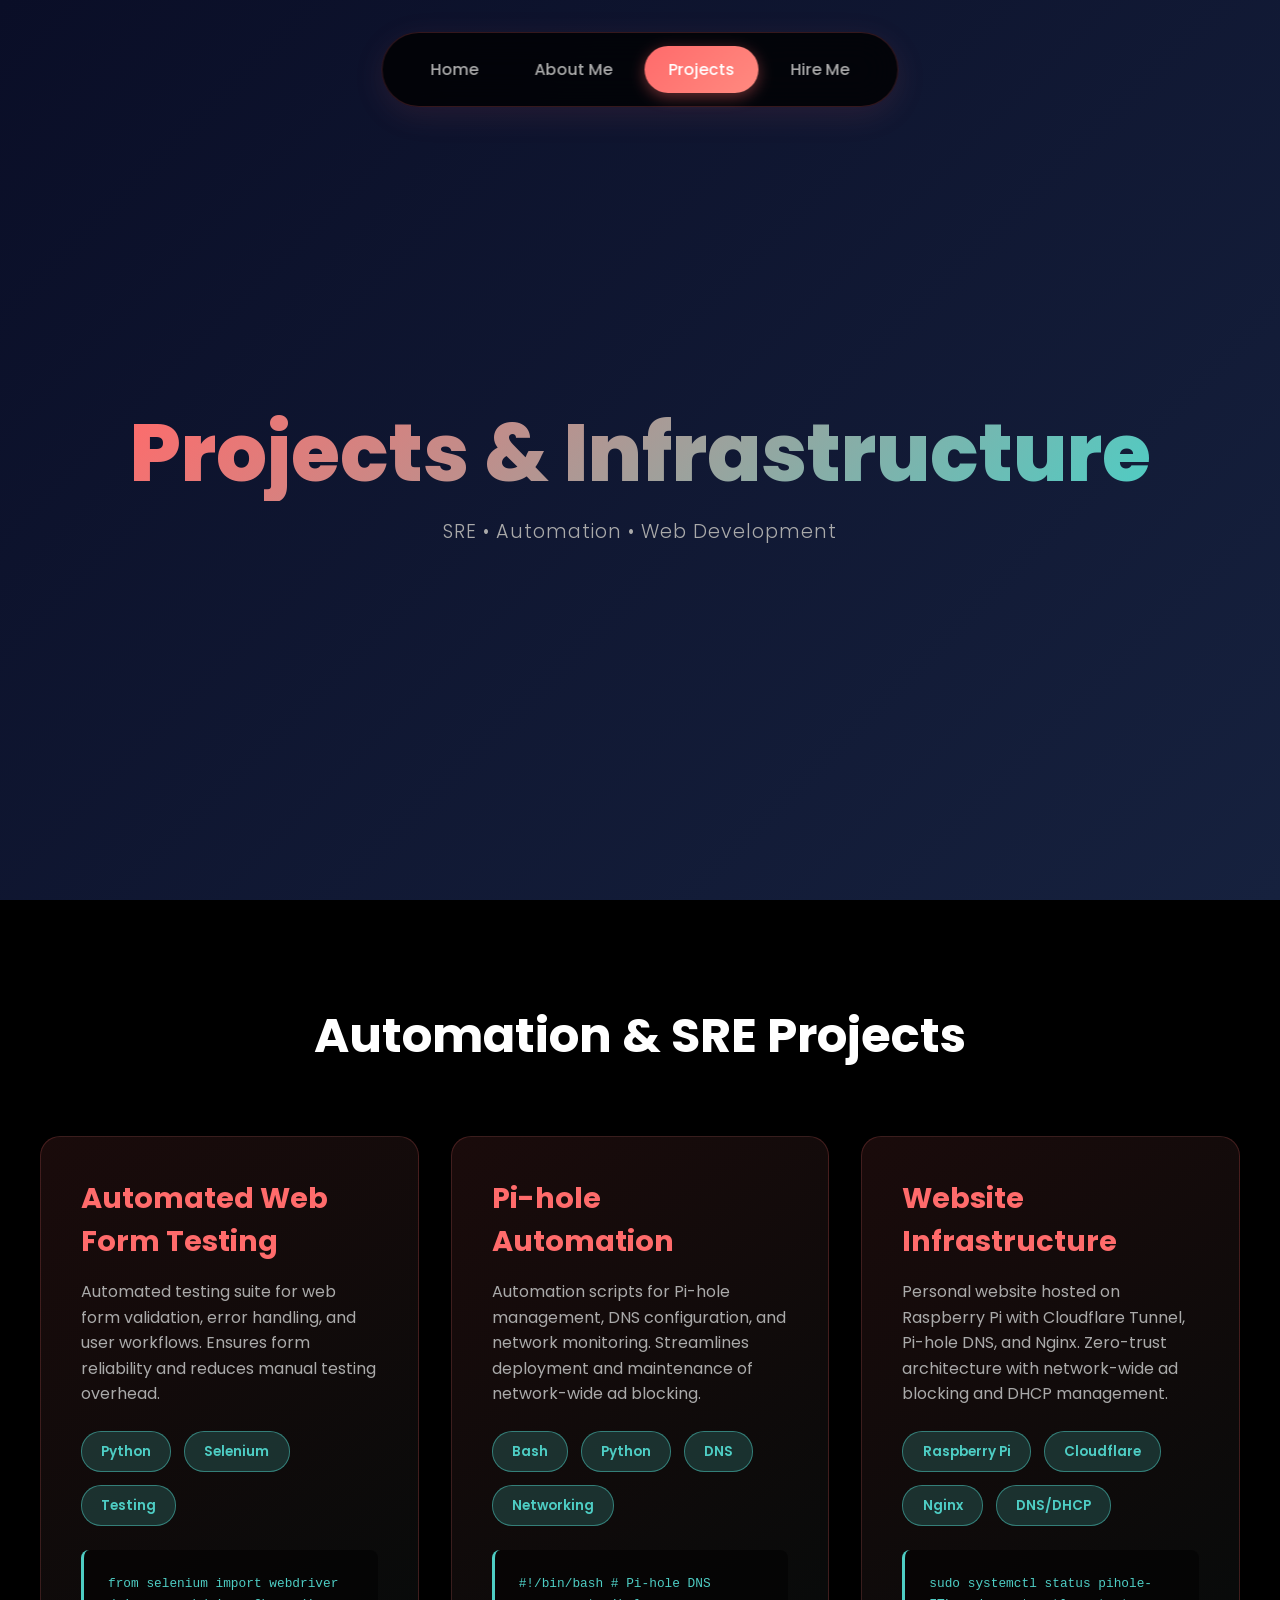
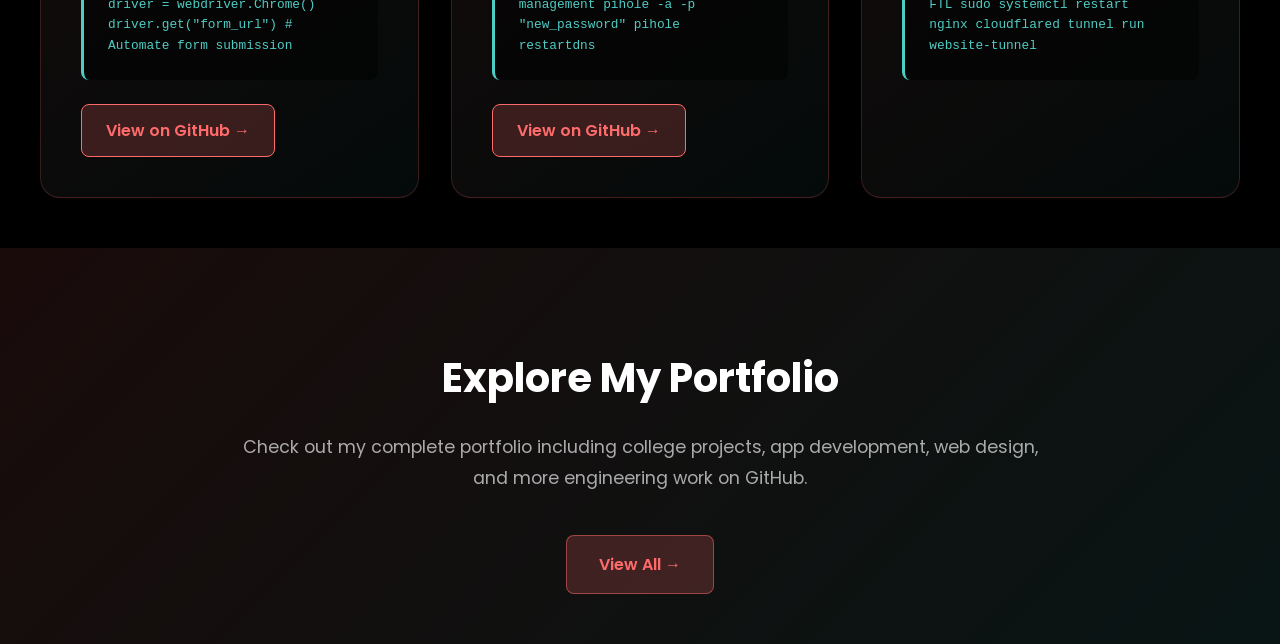
<file: projects.html>
<!DOCTYPE html>
<html lang="en">
<head>
    <meta charset="UTF-8">
    <meta name="viewport" content="width=device-width, initial-scale=1.0">
    <title>Journisha Dolphin - Projects</title>
    <link rel="preconnect" href="https://fonts.googleapis.com">
    <link rel="preconnect" href="https://fonts.gstatic.com" crossorigin>
    <link href="https://fonts.googleapis.com/css2?family=Poppins:wght@300;400;500;600;700;800&display=swap" rel="stylesheet">
    <style>
        * {
            margin: 0;
            padding: 0;
            box-sizing: border-box;
        }

        html, body {
            width: 100%;
            overflow-x: hidden;
        }

        body {
            font-family: 'Poppins', sans-serif;
            color: #fff;
            background: #000;
            transition: 0.3s ease-out;
        }

        /* Navbar */
        nav {
            position: fixed;
            top: 2rem;
            left: 50%;
            transform: translateX(-50%);
            z-index: 1000;
            animation: slideDown 0.6s ease-out;
        }

        .nav-container {
            display: flex;
            gap: 0.5rem;
            background: rgba(0, 0, 0, 0.8);
            backdrop-filter: blur(20px);
            border: 1px solid rgba(255, 107, 107, 0.2);
            border-radius: 50px;
            padding: 0.8rem 1.5rem;
            box-shadow: 0 8px 32px rgba(255, 107, 107, 0.1);
            transition: all 0.3s ease;
        }

        .nav-container:hover {
            background: rgba(0, 0, 0, 0.9);
            border-color: rgba(255, 107, 107, 0.4);
            box-shadow: 0 8px 32px rgba(255, 107, 107, 0.2);
        }

        nav a {
            position: relative;
            padding: 0.7rem 1.5rem;
            font-family: 'Poppins', sans-serif;
            font-size: 1rem;
            font-weight: 500;
            color: #aaa;
            text-decoration: none;
            border-radius: 50px;
            transition: all 0.3s cubic-bezier(0.175, 0.885, 0.32, 1.275);
            cursor: pointer;
            white-space: nowrap;
        }

        nav a:hover,
        nav a.active {
            color: #fff;
            background: linear-gradient(135deg, rgba(255, 107, 107, 0.3) 0%, rgba(255, 138, 128, 0.2) 100%);
        }

        nav a.active {
            background: linear-gradient(135deg, #ff6b6b 0%, #ff8a80 100%);
            color: #fff;
            box-shadow: 0 4px 15px rgba(255, 107, 107, 0.4);
        }

        @keyframes slideDown {
            from {
                opacity: 0;
                transform: translateX(-50%) translateY(-20px);
            }
            to {
                opacity: 1;
                transform: translateX(-50%) translateY(0);
            }
        }

        /* Hero Section */
        .hero {
            min-height: 100vh;
            display: flex;
            align-items: center;
            justify-content: center;
            padding: 100px 2rem 50px;
            text-align: center;
            background: linear-gradient(135deg, #0a0e27 0%, #16213e 100%);
            position: relative;
        }

        .hero-content {
            position: relative;
            z-index: 10;
        }

        h1 {
            font-size: 5rem;
            line-height: 1.2;
            font-weight: 800;
            margin-bottom: 1rem;
            background: linear-gradient(135deg, #ff6b6b 0%, #4ecdc4 100%);
            -webkit-background-clip: text;
            -webkit-text-fill-color: transparent;
            background-clip: text;
            animation: fadeInDown 0.8s ease-out;
        }

        .hero p {
            font-size: 1.2rem;
            color: #aaa;
            font-weight: 300;
            letter-spacing: 1px;
            animation: fadeInUp 0.8s ease-out 0.2s both;
        }

        .scroll-arrow {
            position: absolute;
            bottom: 40px;
            top: 100px;
        
            left: 50%;
            transform: translateX(-50%);
            font-size: 2rem;
            animation: bounce 2s ease-in-out infinite;
            cursor: pointer;   
           
        }

        @keyframes bounce {
            0%, 20%, 50%, 80%, 100% {
                transform: translateX(-50%) translateY(0);
            }
            40% {
                transform: translateX(-50%) translateY(-20px);
            }
            60% {
                transform: translateX(-50%) translateY(-10px);
            }
        }

        @keyframes fadeInDown {
            from {
                opacity: 0;
                transform: translateY(-30px);
            }
            to {
                opacity: 1;
                transform: translateY(0);
            }
        }

        @keyframes fadeInUp {
            from {
                opacity: 0;
                transform: translateY(30px);
            }
            to {
                opacity: 1;
                transform: translateY(0);
            }
        }

        /* Sections */
        section {
            padding: 100px 2rem 50px;
            min-height: auto;
        }

        .section-title {
            font-size: 3rem;
            color: #fff;
            margin-bottom: 4rem;
            text-align: center;
            animation: fadeInDown 0.8s ease-out;
        }

        /* Pi-hole Section */
        #piholeSection {
            background: linear-gradient(135deg, rgba(78, 205, 196, 0.1) 0%, rgba(255, 107, 107, 0.05) 100%);
        }

        .metrics-grid {
            display: grid;
            grid-template-columns: repeat(auto-fit, minmax(250px, 1fr));
            gap: 2rem;
            margin-bottom: 3rem;
            max-width: 1200px;
            margin-left: auto;
            margin-right: auto;
        }

        .metric-card {
            background: linear-gradient(145deg, rgba(78, 205, 196, 0.1) 0%, rgba(0, 0, 0, 0.3) 100%);
            border: 1px solid rgba(78, 205, 196, 0.3);
            border-radius: 15px;
            padding: 2rem;
            text-align: center;
            transition: all 0.3s ease;
            animation: slideInUp 0.6s ease-out;
        }

        .metric-card:nth-child(2) {
            animation-delay: 0.1s;
        }

        .metric-card:nth-child(3) {
            animation-delay: 0.2s;
        }

        .metric-card:nth-child(4) {
            animation-delay: 0.3s;
        }

        .metric-card:hover {
            border-color: #4ecdc4;
            transform: translateY(-5px);
            box-shadow: 0 10px 30px rgba(78, 205, 196, 0.2);
        }

        .metric-icon {
            font-size: 2.5rem;
            margin-bottom: 1rem;
        }

        .metric-value {
            font-size: 2.5rem;
            font-weight: 700;
            color: #4ecdc4;
            margin-bottom: 0.5rem;
        }

        .metric-label {
            font-size: 0.9rem;
            color: #aaa;
            text-transform: uppercase;
            letter-spacing: 0.5px;
        }

        #piholeSection .info {
            text-align: center;
            max-width: 600px;
            margin: 0 auto;
        }

        #piholeSection .info p {
            color: #aaa;
            margin-bottom: 1.5rem;
            font-size: 1rem;
        }

        /* Projects Section */
        #projectsSection {
            background: #000;
        }

        .projects-grid {
            display: grid;
            grid-template-columns: repeat(auto-fit, minmax(350px, 1fr));
            gap: 2rem;
            max-width: 1200px;
            margin: 0 auto;
        }

        .project-card {
            background: linear-gradient(145deg, rgba(255, 107, 107, 0.1) 0%, rgba(78, 205, 196, 0.05) 100%);
            border: 1px solid rgba(255, 107, 107, 0.2);
            border-radius: 20px;
            padding: 2.5rem;
            display: flex;
            flex-direction: column;
            justify-content: space-between;
            transition: all 0.3s ease;
            animation: slideInUp 0.6s ease-out;
        }

        .project-card:nth-child(2) {
            animation-delay: 0.1s;
        }

        .project-card:nth-child(3) {
            animation-delay: 0.2s;
        }

        .project-card:hover {
            background: linear-gradient(145deg, rgba(255, 107, 107, 0.15) 0%, rgba(78, 205, 196, 0.1) 100%);
            border-color: rgba(255, 107, 107, 0.5);
            transform: translateY(-10px);
            box-shadow: 0 15px 40px rgba(255, 107, 107, 0.2);
        }

        .project-card h3 {
            font-size: 1.8rem;
            color: #ff6b6b;
            margin-bottom: 1rem;
            animation: slideInRight 0.6s ease-out;
        }

        .project-card p {
            font-size: 1rem;
            color: #aaa;
            line-height: 1.6;
            margin-bottom: 1.5rem;
            animation: slideInRight 0.6s ease-out 0.1s both;
        }

        .tech-stack {
            display: flex;
            flex-wrap: wrap;
            gap: 0.8rem;
            margin-bottom: 1.5rem;
            animation: slideInUp 0.6s ease-out 0.2s both;
        }

        .tech-badge {
            background: rgba(78, 205, 196, 0.2);
            border: 1px solid rgba(78, 205, 196, 0.5);
            color: #4ecdc4;
            padding: 0.6rem 1.2rem;
            border-radius: 20px;
            font-size: 0.85rem;
            font-weight: 600;
            transition: all 0.3s ease;
        }

        .tech-badge:hover {
            background: rgba(78, 205, 196, 0.4);
            transform: translateY(-2px);
        }

        .code-sample {
            background: rgba(0, 0, 0, 0.5);
            border-left: 3px solid #4ecdc4;
            padding: 1.5rem;
            border-radius: 8px;
            margin-bottom: 1.5rem;
            font-family: 'Courier New', monospace;
            font-size: 0.8rem;
            overflow-x: auto;
            color: #4ecdc4;
            line-height: 1.6;
            animation: slideInUp 0.6s ease-out 0.3s both;
        }

        .project-link {
            display: inline-block;
            padding: 0.8rem 1.5rem;
            background: rgba(255, 107, 107, 0.2);
            border: 1px solid #ff6b6b;
            color: #ff6b6b;
            text-decoration: none;
            border-radius: 8px;
            transition: all 0.3s;
            font-weight: 600;
            width: fit-content;
            animation: slideInUp 0.6s ease-out 0.4s both;
        }

        .project-link:hover {
            background: #ff6b6b;
            color: black;
            transform: translateY(-3px);
            box-shadow: 0 8px 20px rgba(255, 107, 107, 0.3);
        }

        @keyframes slideInRight {
            from {
                opacity: 0;
                transform: translateX(-30px);
            }
            to {
                opacity: 1;
                transform: translateX(0);
            }
        }

        @keyframes slideInUp {
            from {
                opacity: 0;
                transform: translateY(20px);
            }
            to {
                opacity: 1;
                transform: translateY(0);
            }
        }

        /* CTA Section */
        #ctaSection {
            background: linear-gradient(135deg, rgba(255, 107, 107, 0.1) 0%, rgba(78, 205, 196, 0.1) 100%);
        }

        .cta-content {
            text-align: center;
            max-width: 800px;
            margin: 0 auto;
            animation: fadeInUp 0.8s ease-out;
        }

        .cta-content h2 {
            font-size: 2.5rem;
            color: #fff;
            margin-bottom: 1.5rem;
        }

        .cta-content p {
            font-size: 1.1rem;
            color: #aaa;
            margin-bottom: 2.5rem;
            line-height: 1.8;
        }

        .cta-links {
            display: flex;
            gap: 1.5rem;
            justify-content: center;
            flex-wrap: wrap;
        }

        .cta-link {
            padding: 1rem 2rem;
            background: rgba(255, 107, 107, 0.2);
            border: 1px solid rgba(255, 107, 107, 0.5);
            color: #ff6b6b;
            text-decoration: none;
            border-radius: 8px;
            font-weight: 600;
            transition: all 0.3s;
        }

        .cta-link:hover {
            background: linear-gradient(135deg, #ff6b6b, #ff8a80);
            color: white;
            transform: translateY(-3px);
        }

        /* Responsive */
        @media (max-width: 768px) {
            h1 {
                font-size: 3rem;
            }

            .section-title {
                font-size: 2rem;
            }

            .projects-grid {
                grid-template-columns: 1fr;
            }

            nav {
                top: 1rem;
            }

            section {
                padding: 60px 1.5rem;
            }
        }
    </style>
</head>
<body>
    <!-- Navigation -->
    <nav>
        <div class="nav-container">
            <a href="index.html" class="nav-link">Home</a>
            <a href="index.html#aboutme" class="nav-link">About Me</a>
            <a href="#projects" class="nav-link active">Projects</a>
            <a href="hire.html" class="nav-link">Hire Me</a>
        </div>
    </nav>

    <!-- Hero Section -->
    
    <div class="hero">
        <div class="hero-content">
            <h1>Projects & Infrastructure</h1>
            <p>SRE • Automation • Web Development</p>
            
        </div>
      
    </div>
    


    <!-- Projects Section -->
    <section id="projectsSection">
        <h2 class="section-title">Automation & SRE Projects</h2>
        <div class="projects-grid">
            <!-- Project 1: Web Form Testing -->
            <div class="project-card">
                <div>
                    <h3>Automated Web Form Testing</h3>
                    <p>Automated testing suite for web form validation, error handling, and user workflows. Ensures form reliability and reduces manual testing overhead.</p>
                    <div class="tech-stack">
                        <span class="tech-badge">Python</span>
                        <span class="tech-badge">Selenium</span>
                        <span class="tech-badge">Testing</span>
                    </div>
                    <div class="code-sample">from selenium import webdriver
driver = webdriver.Chrome()
driver.get("form_url")
# Automate form submission</div>
                </div>
                <a href="https://github.com/journishadolphin/automated-web-form-testing" class="project-link">View on GitHub →</a>
            </div>

            <!-- Project 2: Pi-hole Automation -->
            <div class="project-card">
                <div>
                    <h3>Pi-hole Automation</h3>
                    <p>Automation scripts for Pi-hole management, DNS configuration, and network monitoring. Streamlines deployment and maintenance of network-wide ad blocking.</p>
                    <div class="tech-stack">
                        <span class="tech-badge">Bash</span>
                        <span class="tech-badge">Python</span>
                        <span class="tech-badge">DNS</span>
                        <span class="tech-badge">Networking</span>
                    </div>
                    <div class="code-sample">#!/bin/bash
# Pi-hole DNS management
pihole -a -p "new_password"
pihole restartdns</div>
                </div>
                <a href="https://github.com/journishadolphin/pihole-automation" class="project-link">View on GitHub →</a>
            </div>

            <!-- Project 3: Website Infrastructure -->
            <div class="project-card">
                <div>
                    <h3>Website Infrastructure</h3>
                    <p>Personal website hosted on Raspberry Pi with Cloudflare Tunnel, Pi-hole DNS, and Nginx. Zero-trust architecture with network-wide ad blocking and DHCP management.</p>
                    <div class="tech-stack">
                        <span class="tech-badge">Raspberry Pi</span>
                        <span class="tech-badge">Cloudflare</span>
                        <span class="tech-badge">Nginx</span>
                        <span class="tech-badge">DNS/DHCP</span>
                    </div>
                    <div class="code-sample">sudo systemctl status pihole-FTL
sudo systemctl restart nginx
cloudflared tunnel run website-tunnel</div>
                
        </div>
    </section>

    <!-- CTA Section -->
    <section id="ctaSection">
        <div class="cta-content">
            <h2>Explore My Portfolio</h2>
            <p>Check out my complete portfolio including college projects, app development, web design, and more engineering work on GitHub.</p>
            <div class="cta-links">
                <a href="https://github.com/journishadolphin?tab=repositories" class="cta-link">View All →</a>
            </div>
        </div>
    </section>

   
</body>
</html>
</file>
